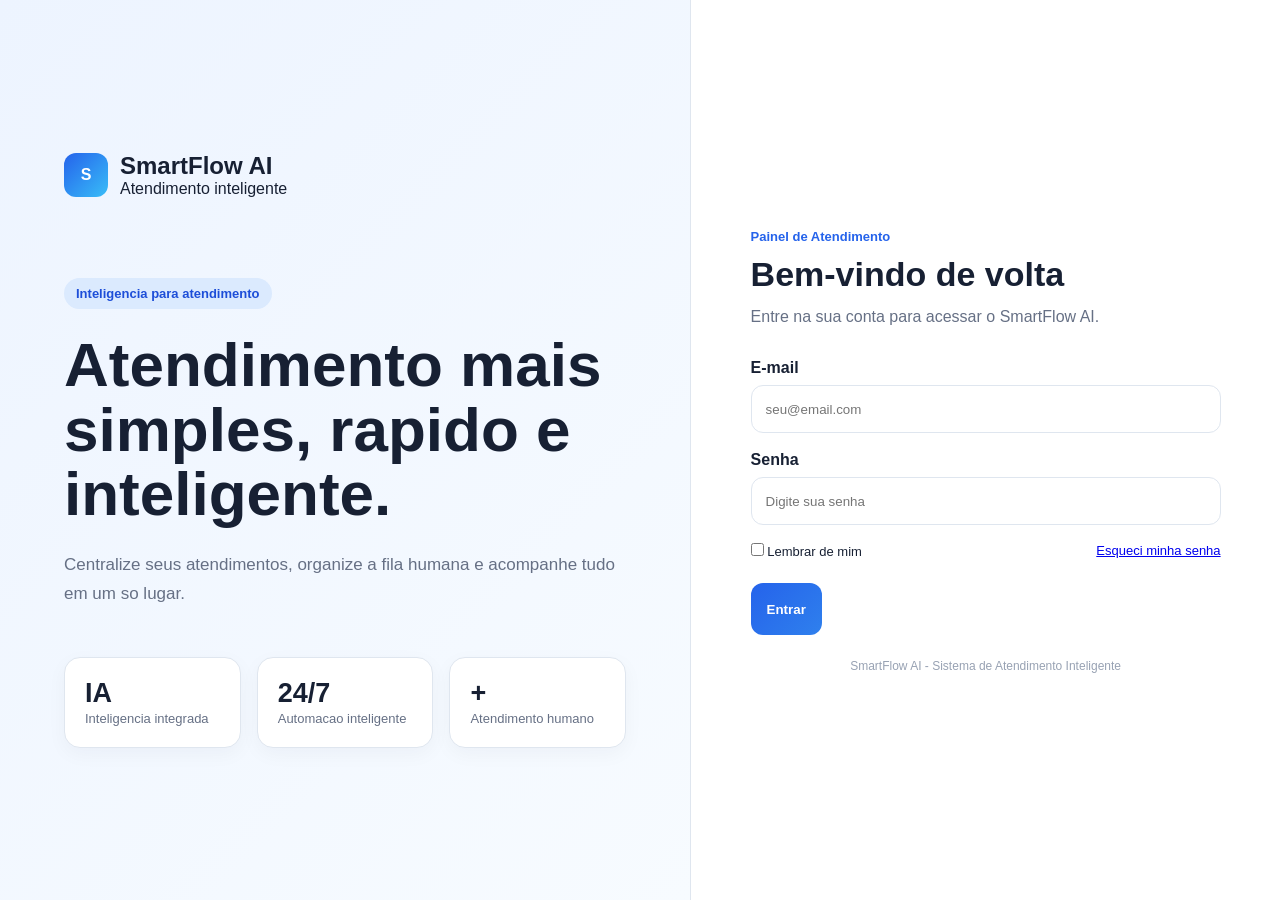
<file: frontend/index.html>
<!DOCTYPE html>
<html lang="pt-BR">
<head>
    <meta charset="UTF-8">
    <meta name="viewport" content="width=device-width, initial-scale=1.0">

    <title>SmartFlow AI</title>

    <link rel="stylesheet" href="style.css">
</head>

<body>

    <main class="login-page">

        <section class="login-visual">

            <div class="visual-content">

                <div class="brand brand-light">

                    <div class="brand-icon">
                        S
                    </div>

                    <div>
                        <h1>SmartFlow AI</h1>
                        <p>Atendimento inteligente</p>
                    </div>

                </div>

                <div class="visual-text">

                    <span class="visual-badge">
                        Inteligencia para atendimento
                    </span>

                    <h2>
                        Atendimento mais simples,
                        rapido e inteligente.
                    </h2>

                    <p>
                        Centralize seus atendimentos, organize a fila humana
                        e acompanhe tudo em um so lugar.
                    </p>

                </div>

                <div class="visual-cards">

                    <div class="mini-card">
                        <strong>IA</strong>
                        <span>Inteligencia integrada</span>
                    </div>

                    <div class="mini-card">
                        <strong>24/7</strong>
                        <span>Automacao inteligente</span>
                    </div>

                    <div class="mini-card">
                        <strong>+</strong>
                        <span>Atendimento humano</span>
                    </div>

                </div>

            </div>

        </section>

        <section class="login-area">

            <div class="login-card">

                <div class="mobile-brand">

                    <div class="brand-icon">
                        S
                    </div>

                    <strong>
                        SmartFlow AI
                    </strong>

                </div>

                <div class="login-header">

                    <span class="login-label">
                        Painel de Atendimento
                    </span>

                    <h2>
                        Bem-vindo de volta
                    </h2>

                    <p>
                        Entre na sua conta para acessar o SmartFlow AI.
                    </p>

                </div>

                <form id="login-form">

                    <div class="form-group">

                        <label for="email">
                            E-mail
                        </label>

                        <input
                            type="email"
                            id="email"
                            placeholder="seu@email.com"
                            autocomplete="email"
                            required
                        >

                    </div>

                    <div class="form-group">

                        <label for="password">
                            Senha
                        </label>

                        <input
                            type="password"
                            id="password"
                            placeholder="Digite sua senha"
                            autocomplete="current-password"
                            required
                        >

                    </div>

                    <div class="login-options">

                        <label class="remember">

                            <input
                                type="checkbox"
                                id="remember"
                            >

                            <span>
                                Lembrar de mim
                            </span>

                        </label>

                        <a href="#" class="forgot-password">
                            Esqueci minha senha
                        </a>

                    </div>

                    <button type="submit" class="login-button">
                        Entrar
                    </button>

                </form>

                <p class="login-footer">
                    SmartFlow AI - Sistema de Atendimento Inteligente
                </p>

            </div>

        </section>

    </main>

    <script src="app.js"></script>

</body>
</html>
</file>
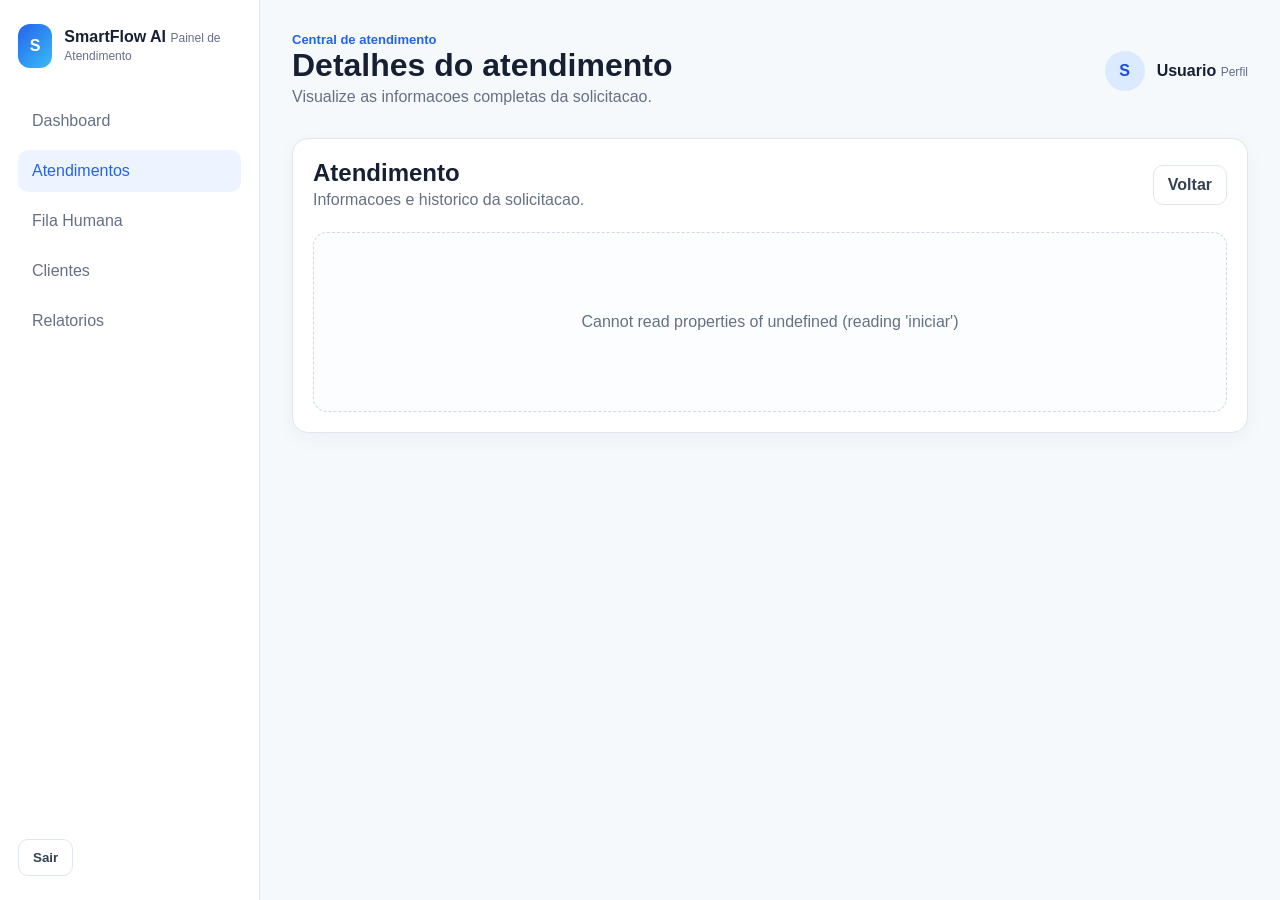
<file: frontend/atendimento.html>
<!DOCTYPE html>
<html lang="pt-BR">
<head>
    <meta charset="UTF-8">
    <meta name="viewport" content="width=device-width, initial-scale=1.0">

    <title>Detalhes do Atendimento | SmartFlow AI</title>

    <link rel="stylesheet" href="style.css">
</head>
<body>

    <div class="dashboard-layout">

        <aside class="sidebar">
            <div>
                <div class="sidebar-brand">
                    <div class="brand-icon">S</div>

                    <div>
                        <strong>SmartFlow AI</strong>
                        <span>Painel de Atendimento</span>
                    </div>
                </div>

                <nav class="sidebar-menu">
                    <a href="dashboard.html" class="menu-item">
                        Dashboard
                    </a>

                    <a href="atendimentos.html" class="menu-item active">
                        Atendimentos
                    </a>

                    <a href="fila.html" class="menu-item">
                        Fila Humana
                    </a>

                    <a href="clientes.html" class="menu-item">
                        Clientes
                    </a>

                    <a href="relatorios.html" class="menu-item">
                        Relatorios
                    </a>
                </nav>
            </div>

            <div class="sidebar-footer">
                <button id="logout-button" class="logout-button">
                    Sair
                </button>
            </div>
        </aside>

        <main class="dashboard-main">

            <header class="dashboard-header">
                <div>
                    <p class="dashboard-label">
                        Central de atendimento
                    </p>

                    <h1>
                        Detalhes do atendimento
                    </h1>

                    <p class="dashboard-subtitle">
                        Visualize as informacoes completas da solicitacao.
                    </p>
                </div>

                <div class="user-info">
                    <div class="user-avatar">
                        S
                    </div>

                    <div>
                        <strong id="usuario-nome">
                            Usuario
                        </strong>

                        <span id="usuario-perfil">
                            Perfil
                        </span>
                    </div>
                </div>
            </header>

            <section class="dashboard-content">

                <article class="dashboard-panel">

                    <div class="panel-header">
                        <div>
                            <h2>Atendimento</h2>

                            <p>
                                Informacoes e historico da solicitacao.
                            </p>
                        </div>

                        <a href="atendimentos.html" class="secondary-button">
                            Voltar
                        </a>
                    </div>

                    <div id="detalhes-atendimento">

                        <div class="empty-state">
                            <strong>
                                Carregando atendimento...
                            </strong>

                            <p>
                                Buscando os dados da solicitacao.
                            </p>
                        </div>

                    </div>

                </article>

            </section>

        </main>

    </div>

    <script src="atendimento.js"></script>
</body>
</html>
</file>
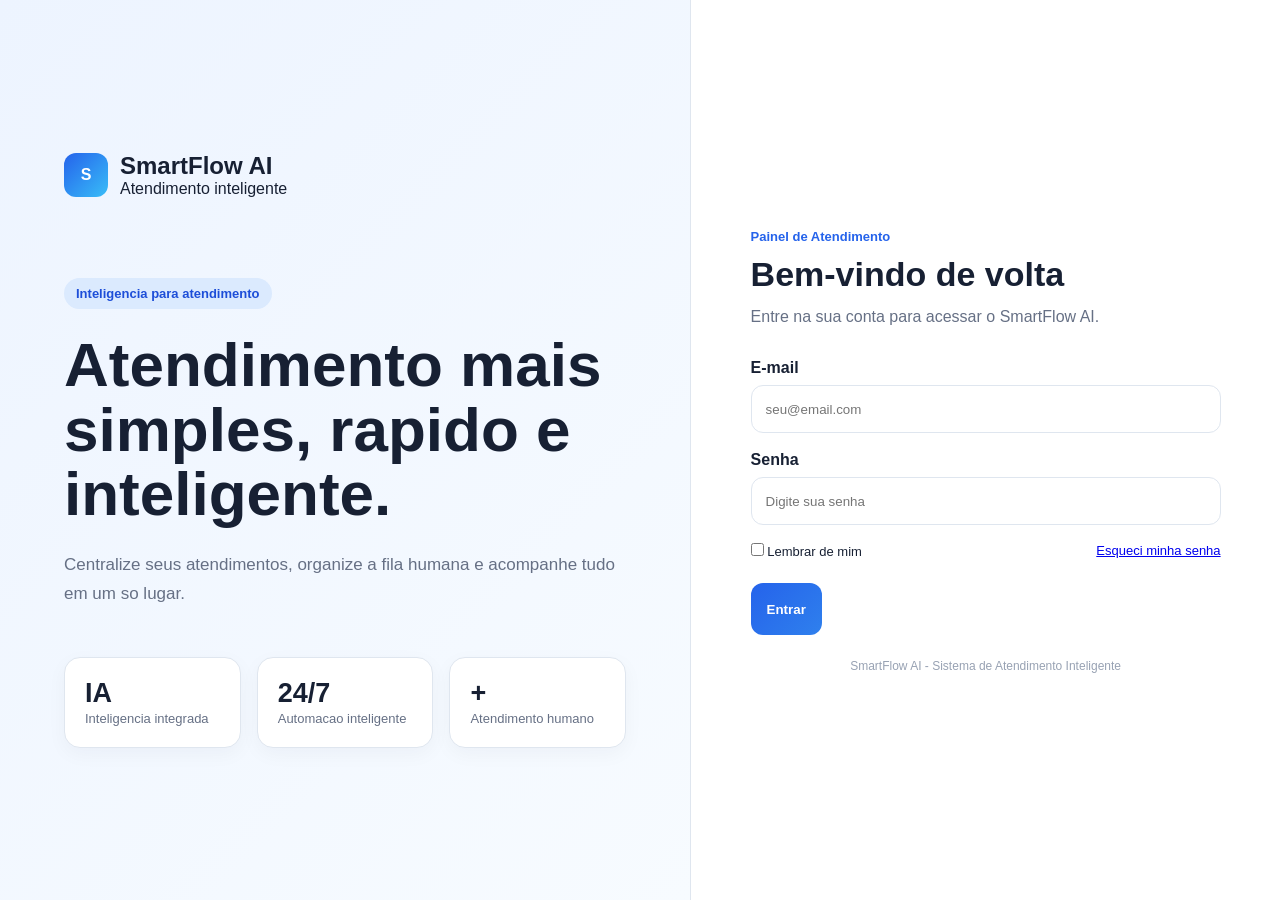
<file: frontend/atendimentos.html>
<!DOCTYPE html>
<html lang="pt-BR"><head><meta charset="UTF-8"><meta name="viewport" content="width=device-width, initial-scale=1.0"><title>Atendimentos | SmartFlow AI</title><link rel="stylesheet" href="style.css"></head><body><div class="dashboard-layout"><aside class="sidebar"><div><div class="sidebar-brand"><div class="brand-icon">S</div><div><strong>SmartFlow AI</strong><span>Painel</span></div></div><nav class="sidebar-menu"><a href="dashboard.html" class="menu-item">Dashboard</a><a href="atendimentos.html" class="menu-item active">Atendimentos</a><a href="fila.html" class="menu-item">Fila Humana</a><a href="clientes.html" class="menu-item">Clientes</a><a href="pedidos.html" class="menu-item">Pedidos</a><a href="relatorios.html" class="menu-item">Relatorios</a></nav></div><button id="logout-button" class="logout-button">Sair</button></aside><main class="dashboard-main"><header class="dashboard-header"><div><p class="dashboard-label">Central</p><h1>Atendimentos</h1><p class="dashboard-subtitle">Visualize e acompanhe as solicitacoes.</p></div></header><section class="dashboard-panel"><div class="filtros-atendimentos"><input id="busca-atendimento" placeholder="Buscar atendimento"><select id="filtro-status"><option value="">Todos os status</option><option value="FILA_HUMANA">FILA_HUMANA</option><option value="RESPONDIDO_IA">RESPONDIDO_IA</option><option value="EM_ATENDIMENTO">EM_ATENDIMENTO</option><option value="RESOLVIDO">RESOLVIDO</option></select><select id="filtro-categoria"><option value="">Todas as categorias</option><option value="ENTREGA">ENTREGA</option><option value="CANCELAMENTO">CANCELAMENTO</option></select><select id="filtro-prioridade"><option value="">Todas as prioridades</option><option value="BAIXA">BAIXA</option><option value="MEDIA">MEDIA</option><option value="ALTA">ALTA</option><option value="URGENTE">URGENTE</option></select></div><div id="lista-atendimentos" class="atendimentos-lista"></div></section></main></div><script src="sessao.js"></script><script src="atendimentos.js"></script></body></html>
</file>
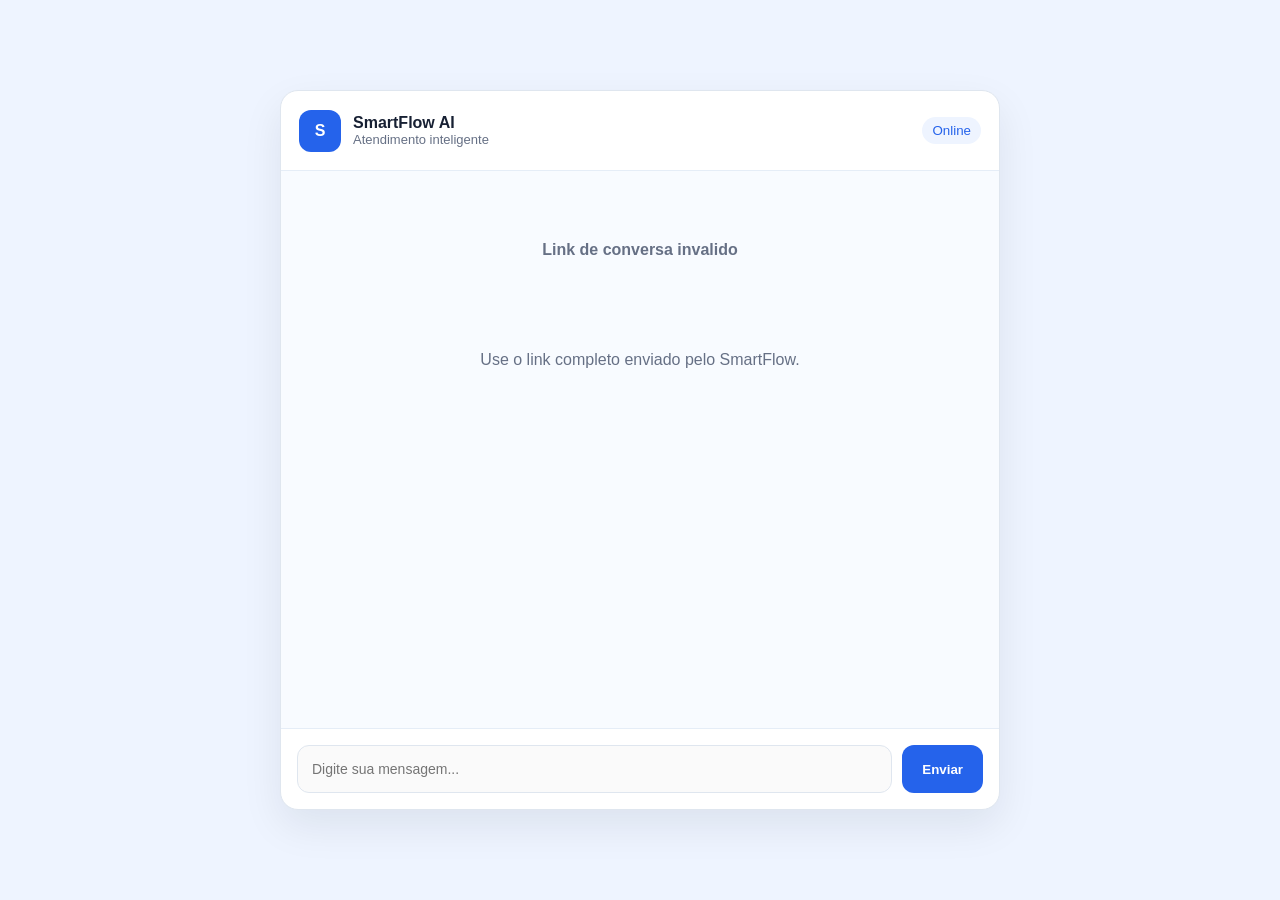
<file: frontend/chat.html>
<!DOCTYPE html>
<html lang="pt-BR"><head><meta charset="UTF-8"><meta name="viewport" content="width=device-width, initial-scale=1.0"><title>Atendimento | SmartFlow AI</title><link rel="stylesheet" href="chat.css"></head><body><main class="chat-page"><section class="chat-card"><header class="chat-header"><div class="brand-icon">S</div><div><strong>SmartFlow AI</strong><span>Atendimento inteligente</span></div><small>Online</small></header><div id="chat-mensagens" class="chat-mensagens"></div><form id="chat-form" class="chat-form"><input id="chat-input" placeholder="Digite sua mensagem..." autocomplete="off"><button id="chat-enviar" type="submit">Enviar</button></form></section></main><script src="chat.js"></script></body></html>
</file>
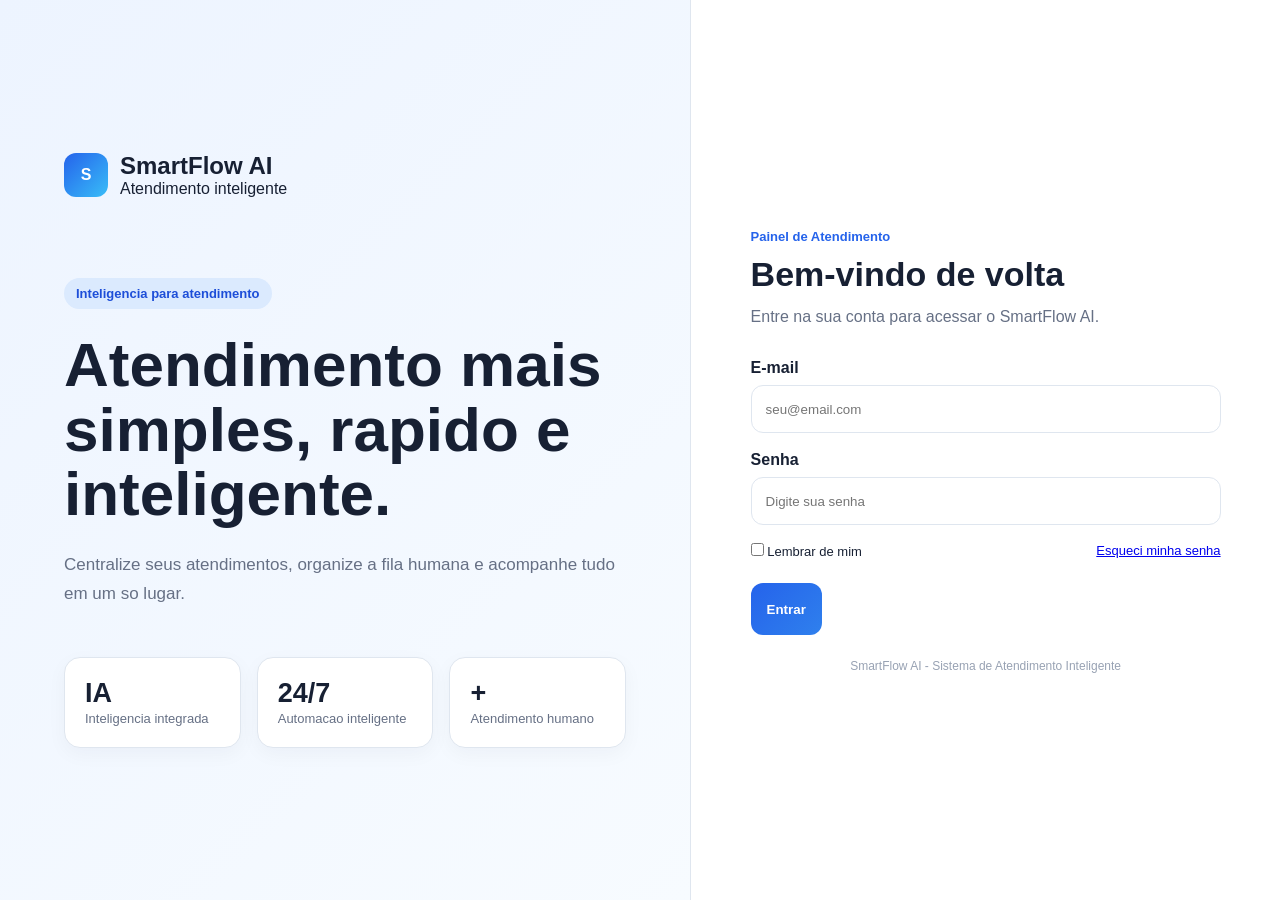
<file: frontend/clientes.html>
<!DOCTYPE html>
<html lang="pt-BR"><head><meta charset="UTF-8"><meta name="viewport" content="width=device-width, initial-scale=1.0"><title>Clientes | SmartFlow AI</title><link rel="stylesheet" href="style.css"></head><body><div class="dashboard-layout"><aside class="sidebar"><div><div class="sidebar-brand"><div class="brand-icon">S</div><div><strong>SmartFlow AI</strong><span>Central</span></div></div><nav class="sidebar-menu"><a href="dashboard.html" class="menu-item">Dashboard</a><a href="atendimentos.html" class="menu-item">Atendimentos</a><a href="fila.html" class="menu-item">Fila Humana</a><a href="clientes.html" class="menu-item active">Clientes</a><a href="pedidos.html" class="menu-item">Pedidos</a><a href="relatorios.html" class="menu-item">Relatorios</a></nav></div><button id="logout-button" class="logout-button">Sair</button></aside><main class="dashboard-main"><header class="dashboard-header"><div><p class="dashboard-label">Base de clientes</p><h1>Clientes</h1><p class="dashboard-subtitle">Clientes cadastrados no atendimento.</p></div></header><section class="dashboard-panel"><div id="clientes-lista" class="atendimentos-lista"></div></section></main></div><script src="sessao.js"></script><script src="clientes.js"></script></body></html>
</file>
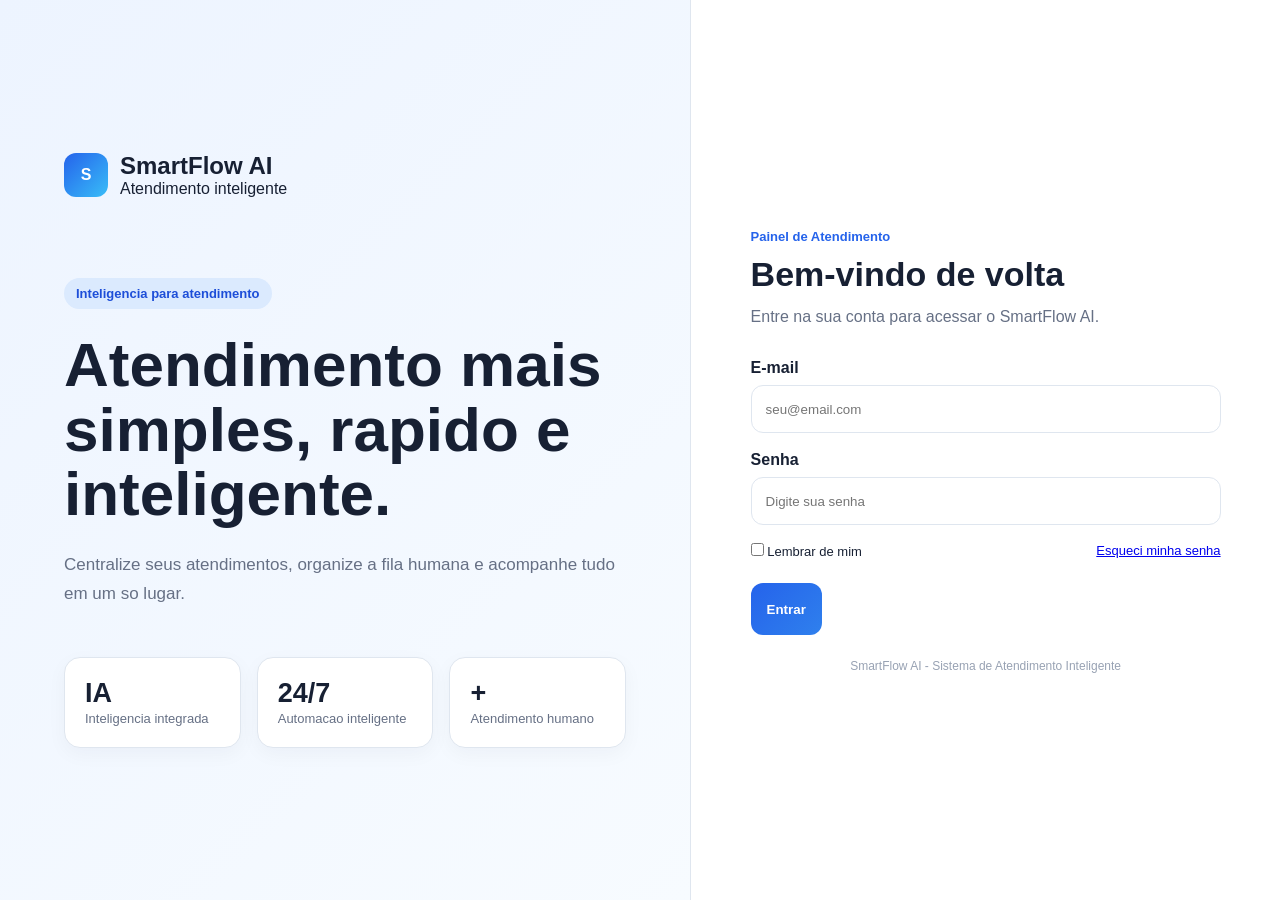
<file: frontend/dashboard.html>
<!DOCTYPE html>
<html lang="pt-BR">
<head>
    <meta charset="UTF-8">
    <meta name="viewport" content="width=device-width, initial-scale=1.0">
    <title>Dashboard | SmartFlow AI</title>
    <link rel="stylesheet" href="style.css">
</head>
<body>
    <div class="dashboard-layout">
        <aside class="sidebar">
            <div>
                <div class="sidebar-brand"><div class="brand-icon">S</div><div><strong>SmartFlow AI</strong><span>Painel de Atendimento</span></div></div>
                <nav class="sidebar-menu">
                    <a href="dashboard.html" class="menu-item active">Dashboard</a>
                    <a href="atendimentos.html" class="menu-item">Atendimentos</a>
                    <a href="fila.html" class="menu-item">Fila Humana</a>
                    <a href="clientes.html" class="menu-item">Clientes</a>
                    <a href="pedidos.html" class="menu-item">Pedidos</a>
                    <a href="relatorios.html" class="menu-item">Relatorios</a>
                </nav>
            </div>
            <button id="logout-button" class="logout-button">Sair</button>
        </aside>
        <main class="dashboard-main">
            <header class="dashboard-header"><div><p class="dashboard-label">Visao geral</p><h1>Dashboard</h1><p class="dashboard-subtitle">Acompanhe seus atendimentos e pedidos.</p></div><div class="user-info"><div class="user-avatar">S</div><div><strong id="usuario-nome">Usuario</strong><span id="usuario-perfil">Perfil</span></div></div></header>
            <button id="atualizar-dashboard" class="secondary-button">Atualizar dashboard</button>
            <p id="dashboard-message" class="dashboard-message" hidden></p>
            <section><h2>Atendimentos</h2><div class="metrics-grid"><article class="metric-card"><span>Atendimentos hoje</span><strong id="atendimentos-hoje">-</strong></article><article class="metric-card"><span>Respondidos pela IA</span><strong id="respondidos-ia">-</strong></article><article class="metric-card"><span>Fila humana</span><strong id="fila-humana">-</strong></article><article class="metric-card"><span>Urgentes</span><strong id="urgentes">-</strong></article></div></section>
            <section><h2>Pedidos</h2><div class="metrics-grid"><article class="metric-card"><span>Total</span><strong id="total-pedidos">-</strong></article><article class="metric-card"><span>Processando</span><strong id="pedidos-processando">-</strong></article><article class="metric-card"><span>Em transporte</span><strong id="pedidos-transporte">-</strong></article><article class="metric-card"><span>Entregues</span><strong id="pedidos-entregues">-</strong></article></div><p id="pedidos-resumo"></p></section>
            <section class="dashboard-panel"><div class="panel-header"><div><h2>Atendimentos recentes</h2><p>As ultimas solicitacoes recebidas.</p></div><a href="atendimentos.html" class="secondary-button">Ver todos</a></div><div id="atendimentos-recentes" class="atendimentos-lista"></div></section>
        </main>
    </div>
    <script src="sessao.js"></script>
    <script src="dashboard.js"></script>
</body>
</html>
</file>
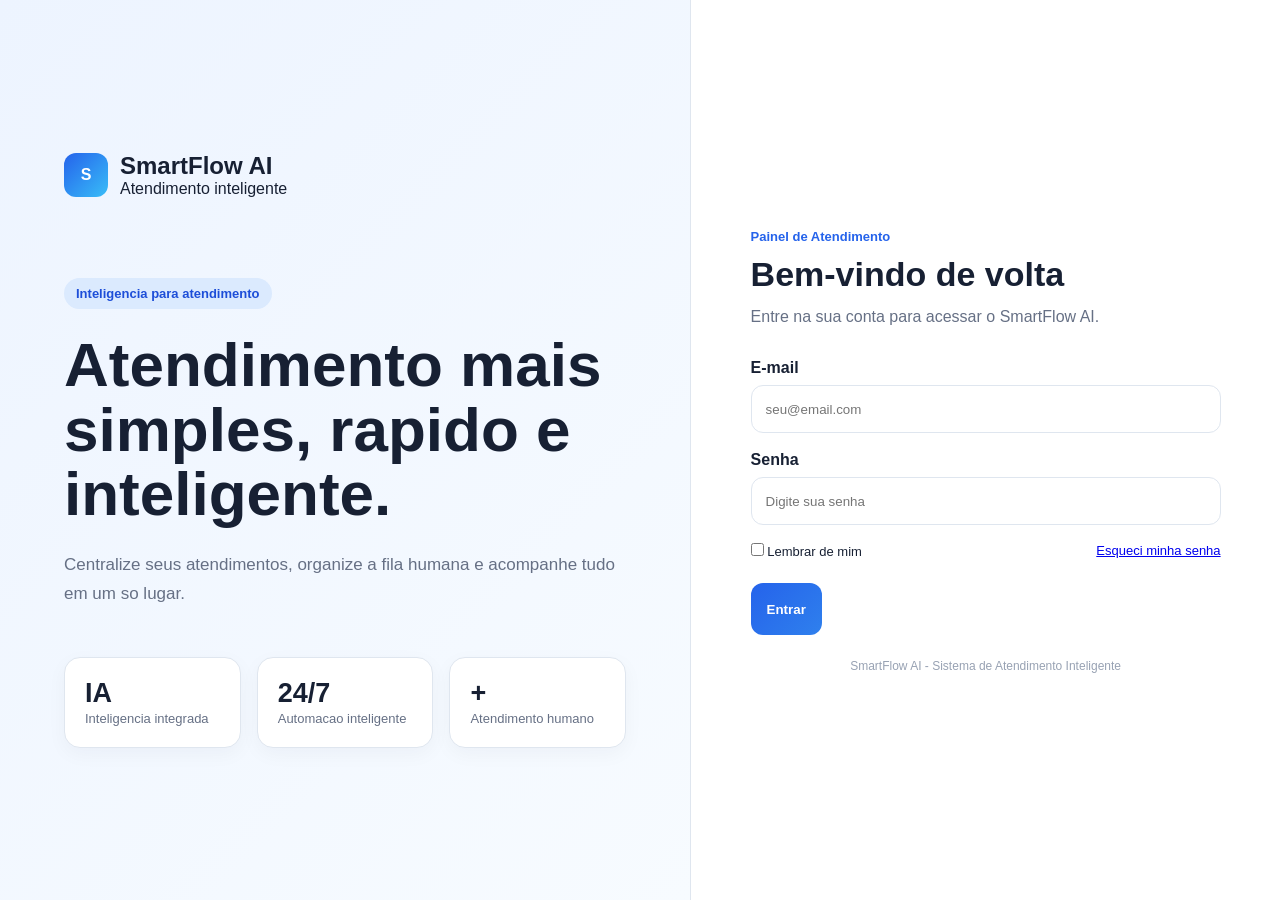
<file: frontend/fila.html>
<!DOCTYPE html>
<html lang="pt-BR"><head><meta charset="UTF-8"><meta name="viewport" content="width=device-width, initial-scale=1.0"><title>Fila Humana | SmartFlow AI</title><link rel="stylesheet" href="style.css"></head><body><div class="dashboard-layout"><aside class="sidebar"><div><div class="sidebar-brand"><div class="brand-icon">S</div><div><strong>SmartFlow AI</strong><span>Central</span></div></div><nav class="sidebar-menu"><a href="dashboard.html" class="menu-item">Dashboard</a><a href="atendimentos.html" class="menu-item">Atendimentos</a><a href="fila.html" class="menu-item active">Fila Humana</a><a href="clientes.html" class="menu-item">Clientes</a><a href="pedidos.html" class="menu-item">Pedidos</a><a href="relatorios.html" class="menu-item">Relatorios</a></nav></div><button id="logout-button" class="logout-button">Sair</button></aside><main class="dashboard-main"><header class="dashboard-header"><div><p class="dashboard-label">Atendimento humano</p><h1>Fila Humana</h1><p class="dashboard-subtitle">Solicitacoes que precisam de atendente.</p></div></header><section class="dashboard-panel"><div id="fila-lista" class="atendimentos-lista"></div></section></main></div><script src="sessao.js"></script><script src="fila.js"></script></body></html>
</file>
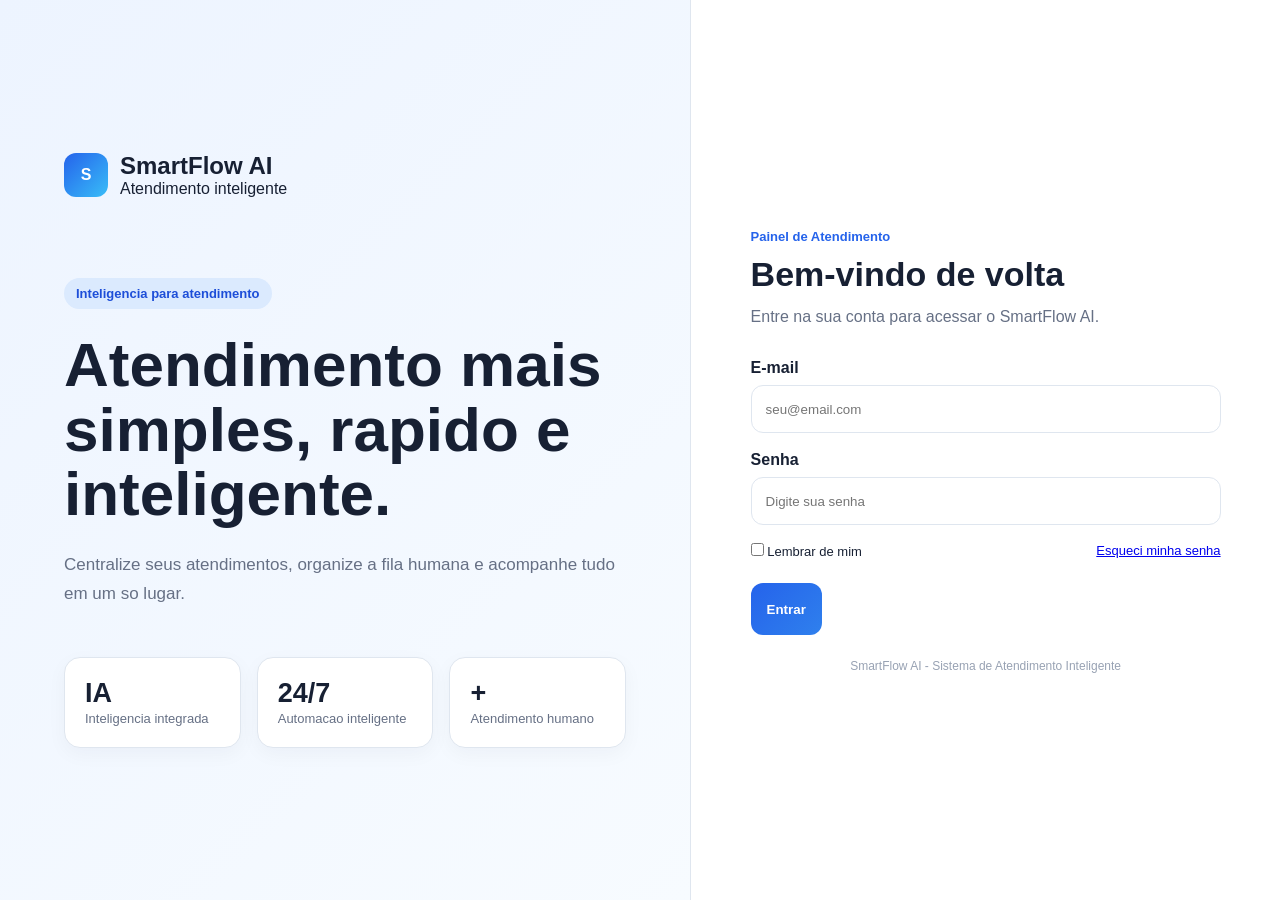
<file: frontend/pedidos.html>
<!DOCTYPE html>
<html lang="pt-BR"><head><meta charset="UTF-8"><meta name="viewport" content="width=device-width, initial-scale=1.0"><title>Pedidos | SmartFlow AI</title><link rel="stylesheet" href="style.css"></head><body><div class="dashboard-layout"><aside class="sidebar"><div><div class="sidebar-brand"><div class="brand-icon">S</div><div><strong>SmartFlow AI</strong><span>Central</span></div></div><nav class="sidebar-menu"><a href="dashboard.html" class="menu-item">Dashboard</a><a href="atendimentos.html" class="menu-item">Atendimentos</a><a href="fila.html" class="menu-item">Fila Humana</a><a href="clientes.html" class="menu-item">Clientes</a><a href="pedidos.html" class="menu-item active">Pedidos</a><a href="relatorios.html" class="menu-item">Relatorios</a></nav></div><button id="logout-button" class="logout-button">Sair</button></aside><main class="dashboard-main"><header class="dashboard-header"><div><p class="dashboard-label">Gestao de pedidos</p><h1>Pedidos</h1><p class="dashboard-subtitle">Cadastre e atualize pedidos.</p></div></header><section class="dashboard-panel"><form id="pedido-form" class="form-grid"><select id="cliente-id" required><option value="">Selecione um cliente</option></select><input id="pedido-numero" placeholder="Numero do pedido" required><select id="pedido-status"><option value="PROCESSANDO">Processando</option><option value="EM_TRANSPORTE">Em transporte</option><option value="ENTREGUE">Entregue</option><option value="CANCELADO">Cancelado</option></select><input id="pedido-previsao" type="date"><input id="pedido-rastreio" placeholder="Codigo de rastreio"><button class="login-button" type="submit">Cadastrar pedido</button><button id="cancelar-edicao" class="secondary-button" type="button">Cancelar edicao</button></form><div id="pedidos-lista" class="atendimentos-lista"></div></section></main></div><script src="sessao.js"></script><script src="pedidos.js"></script></body></html>
</file>
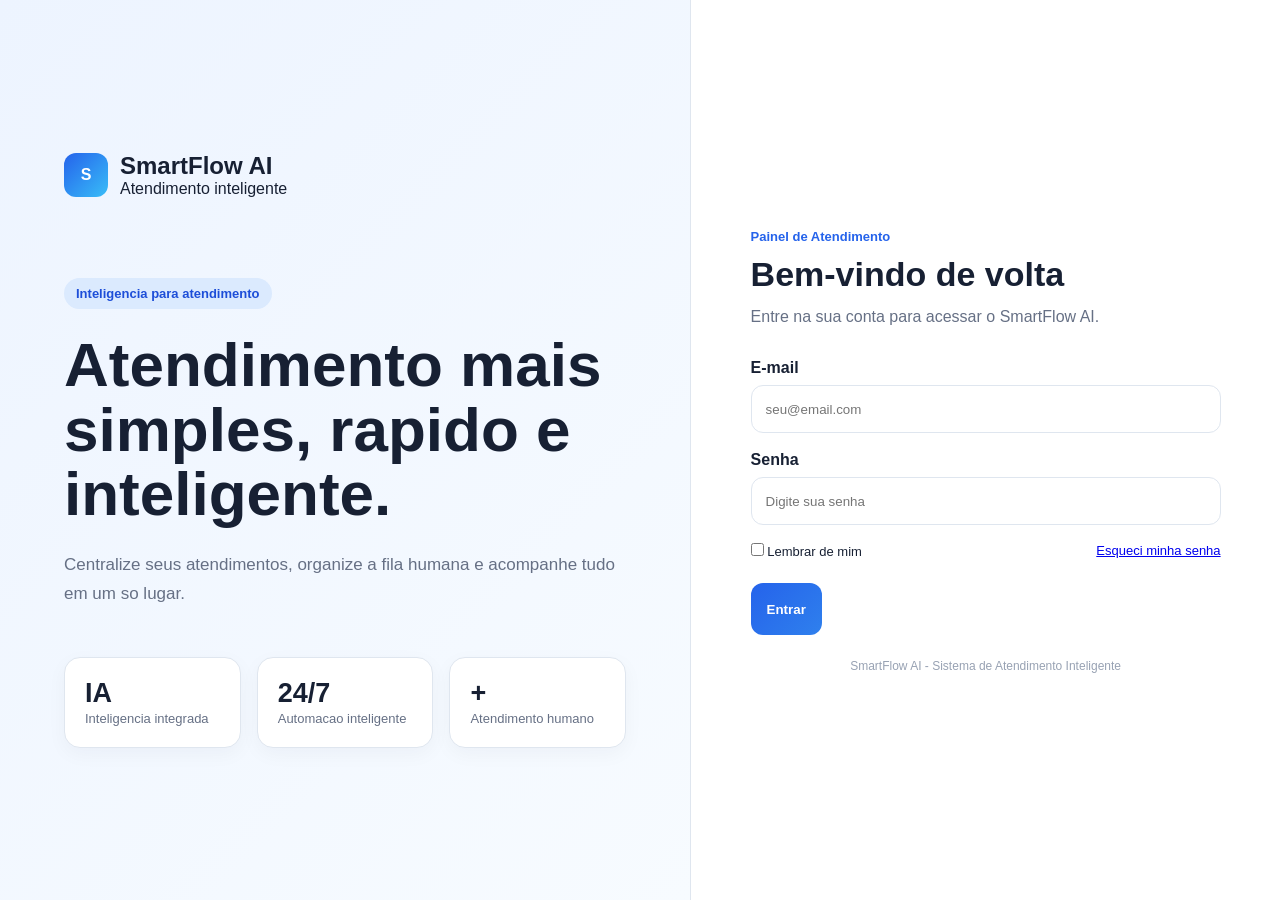
<file: frontend/relatorios.html>
<!DOCTYPE html>
<html lang="pt-BR"><head><meta charset="UTF-8"><meta name="viewport" content="width=device-width, initial-scale=1.0"><title>Relatorios | SmartFlow AI</title><link rel="stylesheet" href="style.css"></head><body><div class="dashboard-layout"><aside class="sidebar"><div><div class="sidebar-brand"><div class="brand-icon">S</div><div><strong>SmartFlow AI</strong><span>Central</span></div></div><nav class="sidebar-menu"><a href="dashboard.html" class="menu-item">Dashboard</a><a href="atendimentos.html" class="menu-item">Atendimentos</a><a href="fila.html" class="menu-item">Fila Humana</a><a href="clientes.html" class="menu-item">Clientes</a><a href="pedidos.html" class="menu-item">Pedidos</a><a href="relatorios.html" class="menu-item active">Relatorios</a></nav></div><button id="logout-button" class="logout-button">Sair</button></aside><main class="dashboard-main"><header class="dashboard-header"><div><p class="dashboard-label">Analise</p><h1>Relatorios</h1><p class="dashboard-subtitle">Resumo visual dos atendimentos.</p></div></header><section class="dashboard-panel"><div class="metrics-grid"><article class="metric-card"><span>Total</span><strong id="total-atendimentos">-</strong></article><article class="metric-card"><span>Respondidos IA</span><strong id="respondidos-ia">-</strong></article><article class="metric-card"><span>Humanos</span><strong id="atendimentos-humanos">-</strong></article><article class="metric-card"><span>Resolvidos</span><strong id="total-resolvidos">-</strong></article></div><div id="grafico-categorias"></div><div id="grafico-prioridades"></div></section></main></div><script src="sessao.js"></script><script src="relatorios.js"></script></body></html>
</file>
<file: frontend/style.css>
*{box-sizing:border-box;margin:0;padding:0}:root{--bg:#f6f9fc;--surface:#fff;--primary:#2563eb;--primary-dark:#1d4ed8;--primary-light:#dbeafe;--text:#172033;--text-soft:#667085;--border:#dfe6ef;--success:#16a34a}body{font-family:Arial,Helvetica,sans-serif;background:var(--bg);color:var(--text);min-height:100vh}.login-page{min-height:100vh;display:grid;grid-template-columns:1.08fr .92fr}.login-visual{display:flex;align-items:center;padding:64px;background:linear-gradient(135deg,#edf4ff,#f7fbff);border-right:1px solid var(--border)}.visual-content{max-width:700px;margin:auto}.brand,.sidebar-brand,.user-info{display:flex;align-items:center;gap:12px}.brand-icon{width:44px;height:44px;border-radius:12px;display:grid;place-items:center;background:linear-gradient(135deg,#2563eb,#38bdf8);color:#fff;font-weight:700}.visual-text{margin-top:80px}.visual-badge{display:inline-flex;padding:8px 12px;border-radius:999px;background:var(--primary-light);color:var(--primary-dark);font-weight:700;font-size:13px}.visual-text h2{margin-top:24px;font-size:clamp(38px,5vw,62px);line-height:1.04}.visual-text p{margin-top:24px;color:var(--text-soft);font-size:17px;line-height:1.7}.visual-cards{display:grid;grid-template-columns:repeat(3,1fr);gap:16px;margin-top:48px}.mini-card,.metric-card,.dashboard-panel{background:#fff;border:1px solid var(--border);border-radius:16px;padding:20px;box-shadow:0 6px 20px rgba(15,23,42,.04)}.mini-card strong{display:block;font-size:27px}.mini-card span{color:var(--text-soft);font-size:13px}.login-area{display:flex;align-items:center;justify-content:center;padding:48px;background:#fff}.login-card{width:100%;max-width:470px}.mobile-brand{display:none}.login-label,.dashboard-label{color:var(--primary);font-size:13px;font-weight:700}.login-header{margin-bottom:30px}.login-header h2{font-size:34px;margin:10px 0}.login-header p,.dashboard-subtitle,.panel-header p{color:var(--text-soft);line-height:1.6}.form-group{margin-bottom:18px}.form-group label{display:block;margin-bottom:8px;font-weight:700}.form-group input,.form-grid input,.form-grid select,.filtros-atendimentos input,.filtros-atendimentos select{width:100%;height:48px;border:1px solid var(--border);border-radius:12px;padding:0 14px;background:#fff}.login-options{display:flex;justify-content:space-between;margin:6px 0 24px;font-size:13px}.login-button{height:52px;border:0;border-radius:12px;background:linear-gradient(135deg,#2563eb,#2f80ed);color:#fff;font-weight:700;cursor:pointer;padding:0 16px}.login-footer{text-align:center;color:#98a2b3;font-size:12px;margin-top:24px}.dashboard-layout{min-height:100vh;display:grid;grid-template-columns:260px 1fr}.sidebar{background:#fff;border-right:1px solid var(--border);padding:24px 18px;display:flex;flex-direction:column;justify-content:space-between}.sidebar-brand{margin-bottom:32px}.sidebar-brand span,.user-info span{color:var(--text-soft);font-size:12px}.sidebar-menu{display:flex;flex-direction:column;gap:8px}.menu-item{text-decoration:none;color:var(--text-soft);padding:12px 14px;border-radius:10px}.menu-item:hover,.menu-item.active{background:#eef4ff;color:var(--primary)}.logout-button,.secondary-button{border:1px solid var(--border);background:#fff;color:#344054;border-radius:10px;padding:10px 14px;cursor:pointer;font-weight:600;text-decoration:none}.dashboard-main{padding:32px}.dashboard-header{display:flex;align-items:center;justify-content:space-between;gap:24px;margin-bottom:28px}.dashboard-header h1{font-size:32px}.user-avatar{width:40px;height:40px;border-radius:50%;display:grid;place-items:center;background:#dbeafe;color:#1d4ed8;font-weight:700}.metrics-grid{display:grid;grid-template-columns:repeat(4,minmax(0,1fr));gap:18px;margin:20px 0}.metric-card strong{display:block;font-size:30px;margin-top:8px}.dashboard-content{display:grid;gap:20px}.panel-header{display:flex;align-items:center;justify-content:space-between;gap:16px;margin-bottom:20px}.empty-state{min-height:180px;border:1px dashed #cfd8e3;border-radius:14px;display:flex;align-items:center;justify-content:center;text-align:center;padding:24px;background:#fbfdff;color:var(--text-soft)}.filtros-atendimentos,.form-grid{display:grid;grid-template-columns:repeat(4,minmax(0,1fr));gap:12px;margin-bottom:20px}.atendimentos-lista{display:flex;flex-direction:column;gap:10px}.atendimento-item{display:flex;align-items:center;justify-content:space-between;gap:18px;padding:16px;background:#fbfdff;border:1px solid #e4eaf2;border-radius:12px}.atendimento-info{display:flex;flex-direction:column;gap:6px}.atendimento-info strong{color:var(--primary)}.atendimento-detalhes{display:flex;gap:8px;flex-wrap:wrap}.atendimento-detalhes span{background:#eef4ff;color:#2563eb;border-radius:8px;padding:6px 9px;font-size:11px;font-weight:700}.detalhes-grid,.cliente-grid,.detalhe-informacoes{display:grid;grid-template-columns:repeat(2,minmax(0,1fr));gap:14px}.detalhe-card,.cliente-grid div,.detalhe-resumo,.historico-atendimento{padding:18px;background:#f8fbff;border:1px solid #e2eaf4;border-radius:14px}.mensagens-lista{display:flex;flex-direction:column;gap:14px}.mensagem-item{width:fit-content;max-width:72%;padding:14px 16px;border-radius:14px}.mensagem-cliente{align-self:flex-start;background:#fff;border:1px solid var(--border)}.mensagem-atendente,.mensagem-ia{align-self:flex-end;background:#2563eb;color:#fff}.dashboard-message{margin:12px 0;padding:12px;border-radius:10px;background:#fef2f2;color:#991b1b}@media(max-width:900px){.login-page,.dashboard-layout{grid-template-columns:1fr}.login-visual,.sidebar{display:none}.dashboard-main{padding:20px}.metrics-grid,.filtros-atendimentos,.form-grid,.detalhes-grid,.cliente-grid,.detalhe-informacoes{grid-template-columns:1fr}.dashboard-header,.panel-header{align-items:flex-start;flex-direction:column}}
</file>
<file: frontend/chat.css>
*{box-sizing:border-box;margin:0;padding:0}body{font-family:Arial,Helvetica,sans-serif;background:#eef4ff;color:#172033}.chat-page{min-height:100vh;display:grid;place-items:center;padding:24px}.chat-card{width:min(720px,100%);height:720px;background:#fff;border:1px solid #dfe6ef;border-radius:18px;display:flex;flex-direction:column;overflow:hidden;box-shadow:0 16px 40px rgba(15,23,42,.08)}.chat-header{height:80px;display:flex;align-items:center;gap:12px;padding:18px;border-bottom:1px solid #e5edf7}.brand-icon{width:42px;height:42px;border-radius:12px;background:#2563eb;color:#fff;display:grid;place-items:center;font-weight:700}.chat-header div:nth-child(2){display:flex;flex-direction:column}.chat-header span{color:#667085;font-size:13px}.chat-header small{margin-left:auto;color:#2563eb;background:#eef4ff;border-radius:999px;padding:6px 10px}.chat-mensagens{flex:1;overflow:auto;padding:24px;background:#f8fbff}.chat-mensagem{display:flex;margin-bottom:14px}.chat-mensagem-cliente{justify-content:flex-end}.chat-mensagem-ia,.chat-mensagem-sistema{justify-content:flex-start}.chat-balao{max-width:75%;padding:12px 14px;border-radius:14px;background:#fff;border:1px solid #dfe6ef}.chat-mensagem-cliente .chat-balao{background:#2563eb;color:#fff;border-color:#2563eb}.chat-balao strong{display:block;font-size:12px;margin-bottom:6px}.chat-balao p{line-height:1.5;font-size:14px}.chat-form{display:flex;gap:10px;padding:16px;border-top:1px solid #e5edf7}.chat-form input{flex:1;border:1px solid #dfe6ef;border-radius:12px;padding:0 14px;font-size:14px}.chat-form button{border:0;border-radius:12px;background:#2563eb;color:#fff;font-weight:700;padding:0 20px}.chat-form input,.chat-form button{height:48px}.empty-state{min-height:220px;display:grid;place-items:center;text-align:center;color:#667085}
</file>
